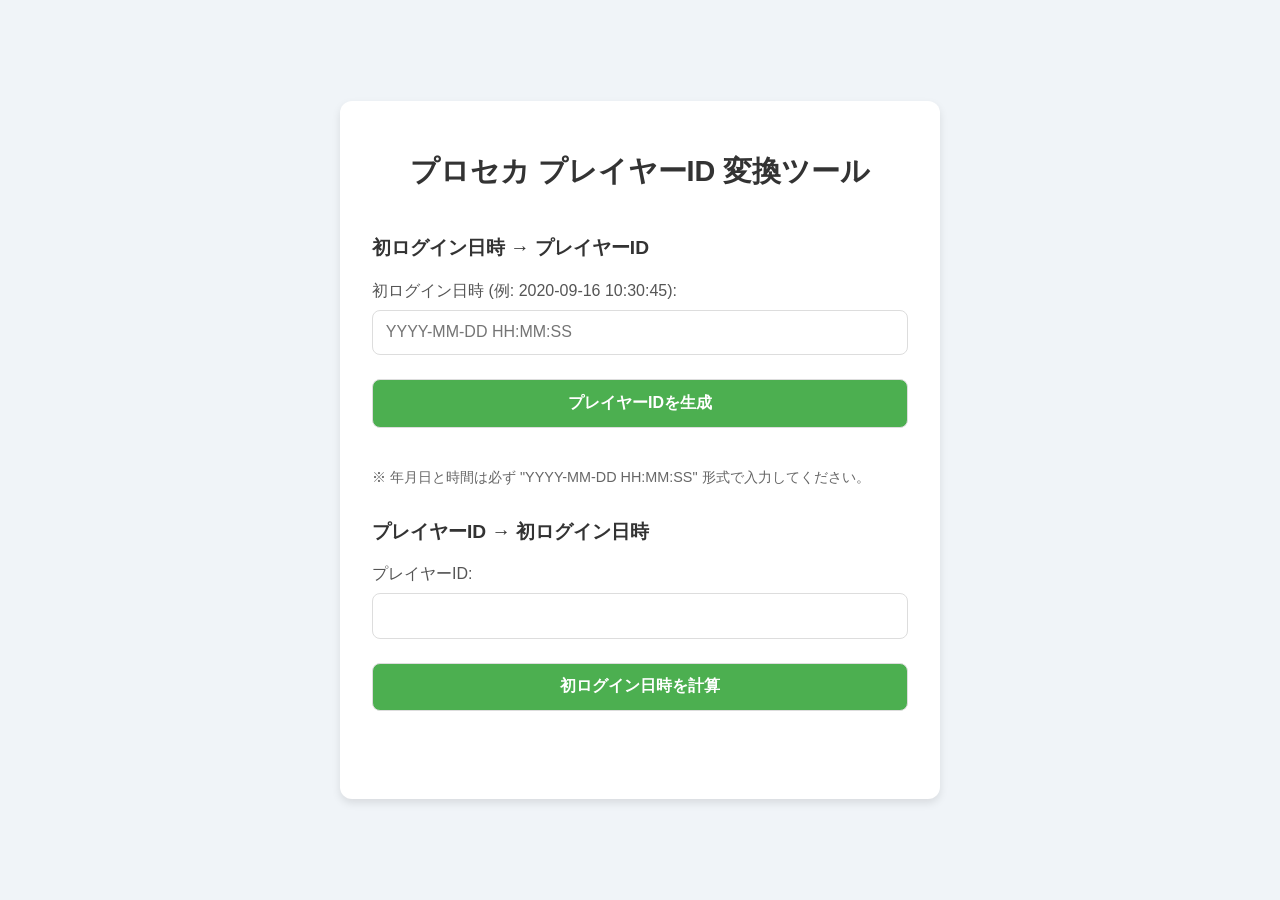
<file: test/pjsekaiidtool/index.html>
<!DOCTYPE html>
<html lang="ja">
<head>
  <meta charset="UTF-8">
  <meta name="viewport" content="width=device-width, initial-scale=1.0">
  <title>プロセカプレイヤーid変換ツール</title>
  <link rel="stylesheet" href="main.css">
</head>
<body>
  <div class="container">
    <h1>プロセカ プレイヤーID 変換ツール</h1>

    <div class="section">
      <h2>初ログイン日時 → プレイヤーID</h2>
      <label for="loginTime">初ログイン日時 (例: 2020-09-16 10:30:45):</label>
      <input type="text" id="loginTime" placeholder="YYYY-MM-DD HH:MM:SS">
      <button onclick="generatePlayerId()">プレイヤーIDを生成</button>
      <p id="generatedId"></p>
      <p class="info-text">※ 年月日と時間は必ず "YYYY-MM-DD HH:MM:SS" 形式で入力してください。</p>
    </div>

    <div class="section">
      <h2>プレイヤーID → 初ログイン日時</h2>
      <label for="playerId">プレイヤーID:</label>
      <input type="text" id="playerId">
      <button onclick="calculateLoginTime()">初ログイン日時を計算</button>
      <p id="calculatedTime"></p>
    </div>
  </div>
  <script src="main.js"></script>
</body>
</html>
</file>
<file: test/pjsekaiidtool/main.css>
body {
      font-family: 'Roboto', sans-serif;
      background-color: #f0f4f8;
      margin: 0;
      padding: 0;
      display: flex;
      justify-content: center;
      align-items: center;
      height: 100vh;
    }

    .container {
      background-color: #ffffff;
      padding: 2em;
      border-radius: 12px;
      box-shadow: 0 4px 8px rgba(0, 0, 0, 0.1);
      width: 100%;
      max-width: 600px;
      box-sizing: border-box;
    }

    h1 {
      text-align: center;
      font-size: 1.8em;
      color: #333;
      margin-bottom: 1.5em;
    }

    h2 {
      font-size: 1.2em;
      color: #333;
      margin-bottom: 1em;
    }

    label {
      font-size: 1em;
      color: #555;
      margin-bottom: 0.5em;
      display: block;
    }

    input, button {
      width: 100%;
      padding: 0.8em;
      font-size: 1em;
      margin-bottom: 1.5em;
      border: 1px solid #ddd;
      border-radius: 8px;
      box-sizing: border-box;
    }

    input:focus, button:focus {
      outline: none;
      border-color: #4CAF50;
    }

    button {
      background-color: #4CAF50;
      color: #fff;
      font-weight: bold;
      cursor: pointer;
      transition: background-color 0.3s ease;
    }

    button:hover {
      background-color: #45a049;
    }

    p {
      font-size: 1em;
      color: #333;
      word-wrap: break-word;
      margin-top: 0.5em;
    }

    .section {
      margin-bottom: 2em;
    }

    .info-text {
      font-size: 0.9em;
      color: #666;
      margin-top: 0.5em;
    }
</file>
